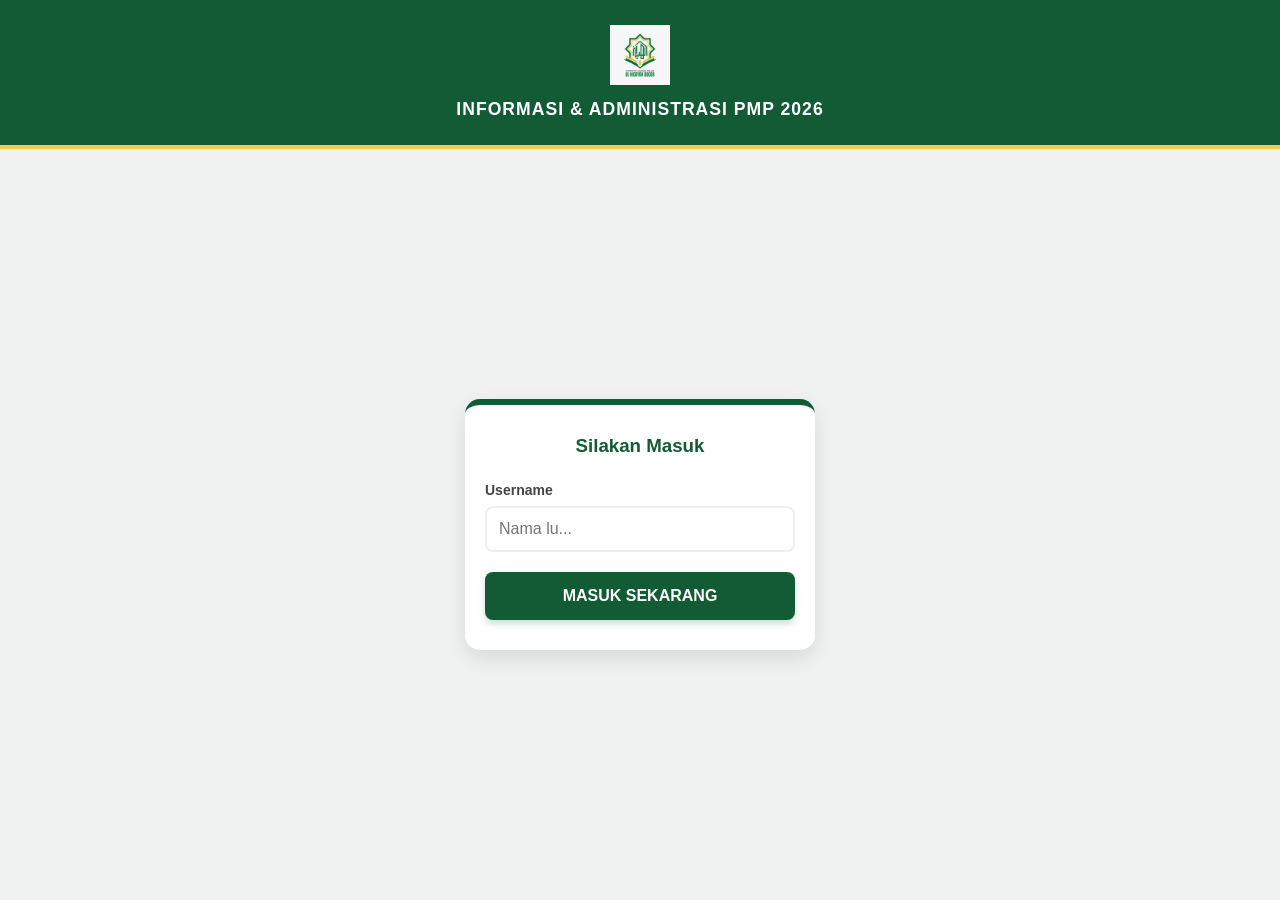
<file: index.html>
<!DOCTYPE html>
<html lang="id">
<head>
    <meta charset="UTF-8">
    <meta name="viewport" content="width=device-width, initial-scale=1.0, maximum-scale=1.0, user-scalable=no">
    <title>Login - PMP 2026</title>
    <style>
        /* RESET TOTAL */
        * {
            margin: 0;
            padding: 0;
            box-sizing: border-box;
        }

        body {
            font-family: -apple-system, BlinkMacSystemFont, "Segoe UI", Roboto, sans-serif;
            background-color: #f0f2f1;
            display: flex;
            flex-direction: column;
            align-items: center;
            min-height: 100vh;
            width: 100%;
            overflow-x: hidden; /* Biar gak bisa geser kanan-kiri di HP */
        }

        /* HEADER RESPONSIVE */
        header {
            background-color: #125B34;
            color: white;
            padding: 25px 15px;
            text-align: center;
            width: 100%;
            border-bottom: 4px solid #F2C94C;
        }

        header img {
            height: 60px;
            margin-bottom: 10px;
            max-width: 100%;
        }

        header h2 {
            font-size: 1.1rem; /* Ukuran font lebih kecil biar gak tumpuk di HP */
            letter-spacing: 1px;
        }

        /* CONTAINER UTAMA */
        main {
            display: flex;
            justify-content: center;
            align-items: center;
            padding: 20px;
            width: 100%;
            flex: 1;
        }

        /* KOTAK LOGIN */
        .login-box {
            background: white;
            padding: 30px 20px;
            border-radius: 15px;
            box-shadow: 0 8px 20px rgba(0,0,0,0.1);
            border-top: 6px solid #125B34;
            width: 100%;
            max-width: 350px;
            text-align: center;
        }

        .login-box h3 {
            color: #125B34;
            margin-bottom: 25px;
        }

        .input-group {
            text-align: left;
            margin-bottom: 20px;
        }

        label {
            display: block;
            font-size: 14px;
            font-weight: bold;
            margin-bottom: 8px;
            color: #444;
        }

        input {
            width: 100%;
            padding: 12px;
            border: 2px solid #eee;
            border-radius: 8px;
            font-size: 16px;
            transition: 0.3s;
            outline: none;
        }

        input:focus {
            border-color: #125B34;
        }

        .btn-masuk {
            display: block;
            background-color: #125B34;
            color: white;
            padding: 15px;
            text-decoration: none;
            border-radius: 8px;
            font-weight: bold;
            font-size: 16px;
            box-shadow: 0 4px 6px rgba(18, 91, 52, 0.2);
            transition: 0.3s;
        }

        .btn-masuk:active {
            transform: scale(0.98);
        }

        /* MATIIN SIDEBAR SECARA TOTAL DI HALAMAN INI */
        nav { display: none !important; }
    </style>
</head>
<body>

    <header>
        <img src="logo_iai.jpg" alt="Logo">
        <h2>INFORMASI & ADMINISTRASI PMP 2026</h2>
    </header>

    <main>
        <div class="login-box">
            <h3>Silakan Masuk</h3>
            
            <div class="input-group">
                <label>Username</label>
                <input type="text" placeholder="Nama lu...">
            </div>
            
            <a href="dashboard.html" class="btn-masuk">MASUK SEKARANG</a>
        </div>
    </main>

</body>
</html>
</file>
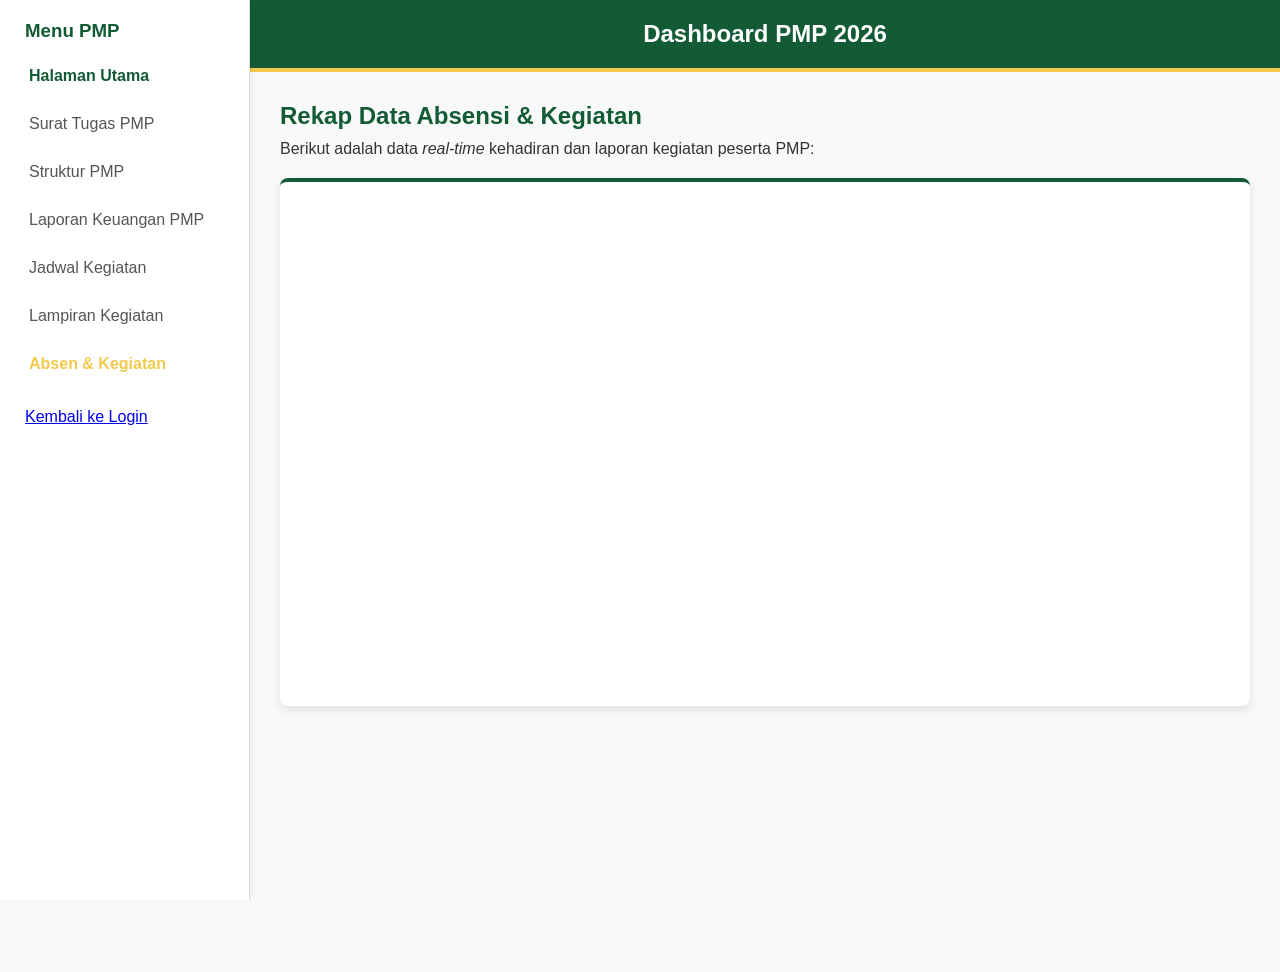
<file: absen.html>
<!DOCTYPE html>
<html lang="id">
<head>
    <link rel="stylesheet" href="style.css">
    <meta charset="UTF-8">
    <meta name="viewport" content="width=device-width, initial-scale=1.0">
    <title>Rekap Absen PMP</title>
</head>
<body>
    
    <!-- 1. SIDEBAR -->
    <nav>
        <h3 style="padding: 0 25px; margin-bottom: 10px; color: #125B34;">Menu PMP</h3>
        <ul>
            <li><a href="dashboard.html" style="font-weight: bold; color: #125B34;">Halaman Utama</a></li>
            <li><a href="surat_tugas.html">Surat Tugas PMP</a></li>
            <li><a href="struktur.html">Struktur PMP</a></li>
            <li><a href="keuangan.html">Laporan Keuangan PMP</a></li>
            <li><a href="jadwal.html">Jadwal Kegiatan</a></li>
            <li><a href="lampiran.html">Lampiran Kegiatan</a></li>
            
            <!-- Menu Absen -->
            <li><a href="absen.html" style="color: #F2C94C; font-weight: bold;">Absen & Kegiatan</a></li>
        </ul>
        
        <div style="padding: 20px 25px;">
            <a href="index.html" class="tombol-nav" style="width: 100%;">Kembali ke Login</a>
        </div>
    </nav>

    <!-- 2. HEADER -->
    <header>
        <h2>Dashboard PMP 2026</h2>
    </header>

    <!-- 3. AREA KONTEN UTAMA -->
    <main>
        <div class="konten-dashboard">
            <h2 style="color: #125B34; margin-bottom: 10px;">Rekap Data Absensi & Kegiatan</h2>
            <p style="margin-bottom: 20px;">Berikut adalah data <em>real-time</em> kehadiran dan laporan kegiatan peserta PMP:</p>

            <!-- KOTAK SPREADSHEET ABSEN -->
            <div style="background-color: white; padding: 10px; border-radius: 8px; box-shadow: 0 4px 10px rgba(0,0,0,0.1); border-top: 4px solid #125B34;">
                
                <!-- GANTI LINK SRC DI BAWAH INI DENGAN LINK SPREADSHEET ABSEN LU -->
                <iframe 
                    src="https://docs.google.com/spreadsheets/d/1chxeT8_68PlNxYWyw4axpvLo4edO0fBk7U7nUwPSUrY/edit?resourcekey=&gid=1397746350#gid=1397746350" 
                    width="100%" 
                    height="500px" 
                    style="border:none; border-radius: 4px;">
                </iframe>
                
            </div>

        </div>
    </main>

</body>
</html>
</file>
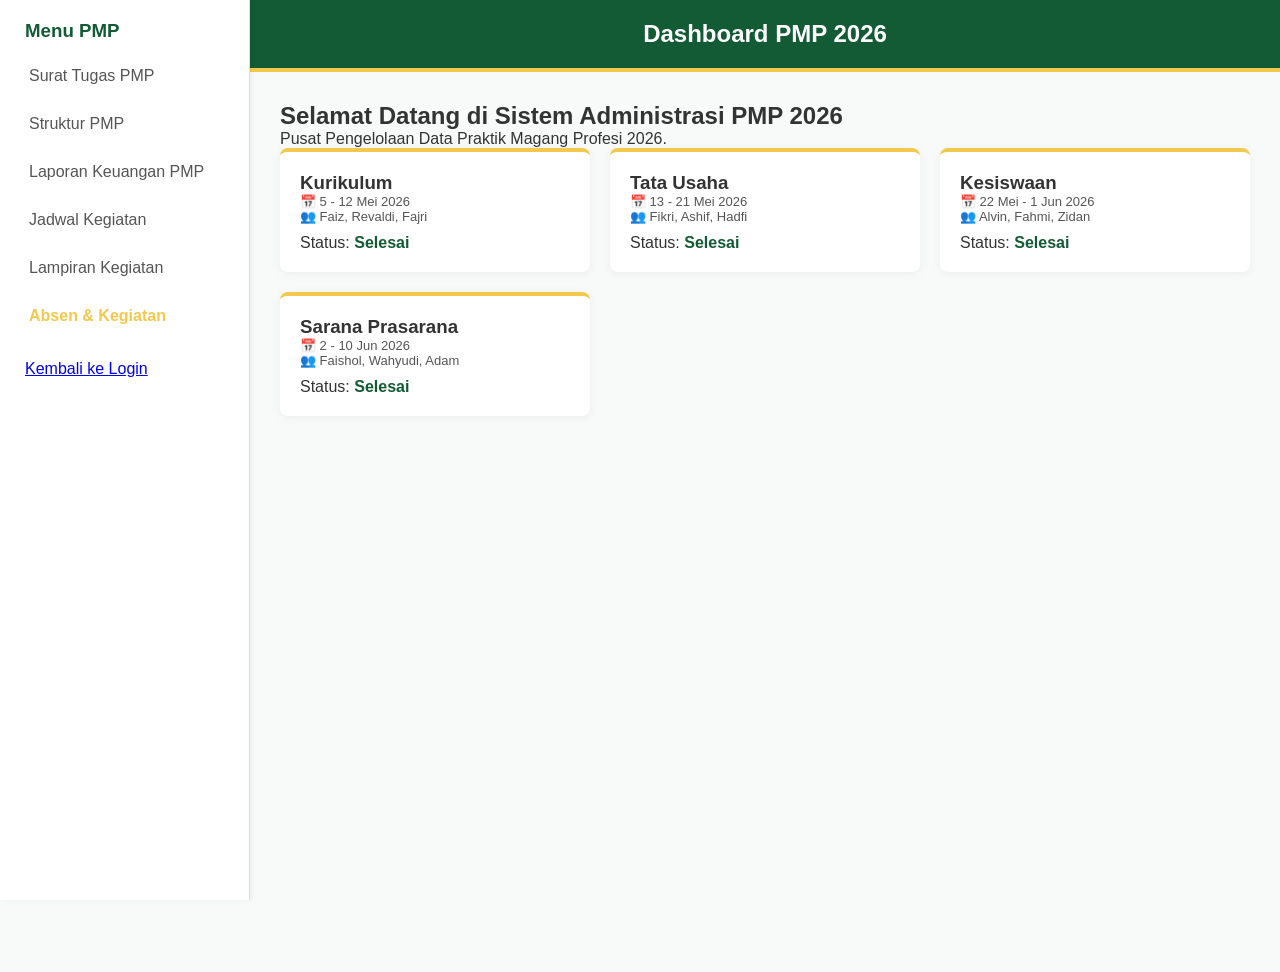
<file: dashboard.html>
<!DOCTYPE html>
<html lang="id">
<head>
    <link rel="stylesheet" href="style.css">
    <meta charset="UTF-8">
    <meta name="viewport" content="width=device-width, initial-scale=1.0">
    <title>Dashboard PMP 2026</title>
</head>
<body>
    
    <!-- SIDEBAR (Menu Kiri) -->
    <nav>
        <h3 style="padding: 0 25px; margin-bottom: 10px; color: #125B34;">Menu PMP</h3>
        <ul>
            <li><a href="surat_tugas.html">Surat Tugas PMP</a></li>
            <li><a href="struktur.html">Struktur PMP</a></li>
            <li><a href="keuangan.html">Laporan Keuangan PMP</a></li>
            <li><a href="jadwal.html">Jadwal Kegiatan</a></li>
            <li><a href="lampiran.html">Lampiran Kegiatan</a></li>
            <li><a href="absen.html" style="color: #F2C94C; font-weight: bold;">Absen & Kegiatan</a></li>
        </ul>
        
        <!-- Tombol kembali gua masukin ke sidebar bawah biar rapi -->
        <div style="padding: 20px 25px;">
            <a href="index.html" class="tombol-nav" style="width: 100%;">Kembali ke Login</a>
        </div>
    </nav>

    <!-- HEADER (Atas) -->
    <header>
        <h2>Dashboard PMP 2026</h2>
    </header>

    <!-- AREA KONTEN UTAMA (Kanan) -->
    <main>
        
        <!-- SEMUA ISI DASHBOARD HARUS DI DALAM SINI -->
        <div class="konten-dashboard">

            <!-- Banner Sambutan -->
            <div class="welcome-banner">
                <h2>Selamat Datang di Sistem Administrasi PMP 2026</h2>
                <p>Pusat Pengelolaan Data Praktik Magang Profesi 2026.</p>
            </div>

            <!-- Kotak-kotak Ringkasan (Cards) -->
          <!-- Kotak-kotak Ringkasan (Cards) -->
<div class="card-container">
    
    <!-- PEKAN 1 -->
    <div class="card">
        <h3>Kurikulum</h3>
        <p style="font-size: 13px; color: #555; margin-bottom: 10px;">📅 5 - 12 Mei 2026<br>👥 Faiz, Revaldi, Fajri</p>
        <p>Status: <strong id="status-kurikulum">Mengecek...</strong></p>
    </div>

    <!-- PEKAN 2 -->
    <div class="card">
        <h3>Tata Usaha</h3>
        <p style="font-size: 13px; color: #555; margin-bottom: 10px;">📅 13 - 21 Mei 2026<br>👥 Fikri, Ashif, Hadfi</p>
        <p>Status: <strong id="status-tu">Mengecek...</strong></p>
    </div>

    <!-- PEKAN 3 -->
    <div class="card">
        <h3>Kesiswaan</h3>
        <p style="font-size: 13px; color: #555; margin-bottom: 10px;">📅 22 Mei - 1 Jun 2026<br>👥 Alvin, Fahmi, Zidan</p>
        <p>Status: <strong id="status-kesiswaan">Mengecek...</strong></p>
    </div>

    <!-- PEKAN 4 -->
    <div class="card">
        <h3>Sarana Prasarana</h3>
        <p style="font-size: 13px; color: #555; margin-bottom: 10px;">📅 2 - 10 Jun 2026<br>👥 Faishol, Wahyudi, Adam</p>
        <p>Status: <strong id="status-sarpas">Mengecek...</strong></p>
    </div>

</div>

        </div>

    </main>

<!-- SCRIPT UNTUK CEK STATUS TANGGAL OTOMATIS -->
<script>
    // Ambil tanggal hari ini dari kalender komputer/HP
    const hariIni = new Date(); 

    // Fungsi canggih buat ngecek rentang tanggal
    function cekStatus(tglMulai, blnMulai, tglSelesai, blnSelesai) {
        // Ingat di Javascript: Bulan Mei = 4, Juni = 5
        const start = new Date(2026, blnMulai, tglMulai);
        const end = new Date(2026, blnSelesai, tglSelesai, 23, 59, 59); // Sampai ujung hari berakhir

        if (hariIni < start) {
            return '<span style="color: gray;">Belum Mulai</span>';
        } else if (hariIni >= start && hariIni <= end) {
            return '<span style="color: #F2C94C; font-weight: 900;">Berjalan</span>'; // Warna Kuning
        } else {
            return '<span style="color: #125B34; font-weight: 900;">Selesai</span>'; // Warna Hijau
        }
    }

    // Eksekusi buat masing-masing Manajemen!
    // Format: (TglMulai, BulanMulai, TglSelesai, BulanSelesai)
    
    // 1. Kurikulum (5 - 12 Mei)
    document.getElementById('status-kurikulum').innerHTML = cekStatus(5, 4, 12, 4);
    
    // 2. Tata Usaha (13 - 21 Mei)
    document.getElementById('status-tu').innerHTML = cekStatus(13, 4, 21, 4);
    
    // 3. Kesiswaan (22 Mei - 1 Juni)
    document.getElementById('status-kesiswaan').innerHTML = cekStatus(22, 4, 1, 5);
    
    // 4. Sarpas (2 - 10 Juni)
    document.getElementById('status-sarpas').innerHTML = cekStatus(2, 5, 10, 5);
</script>

</body>
</html>
</file>
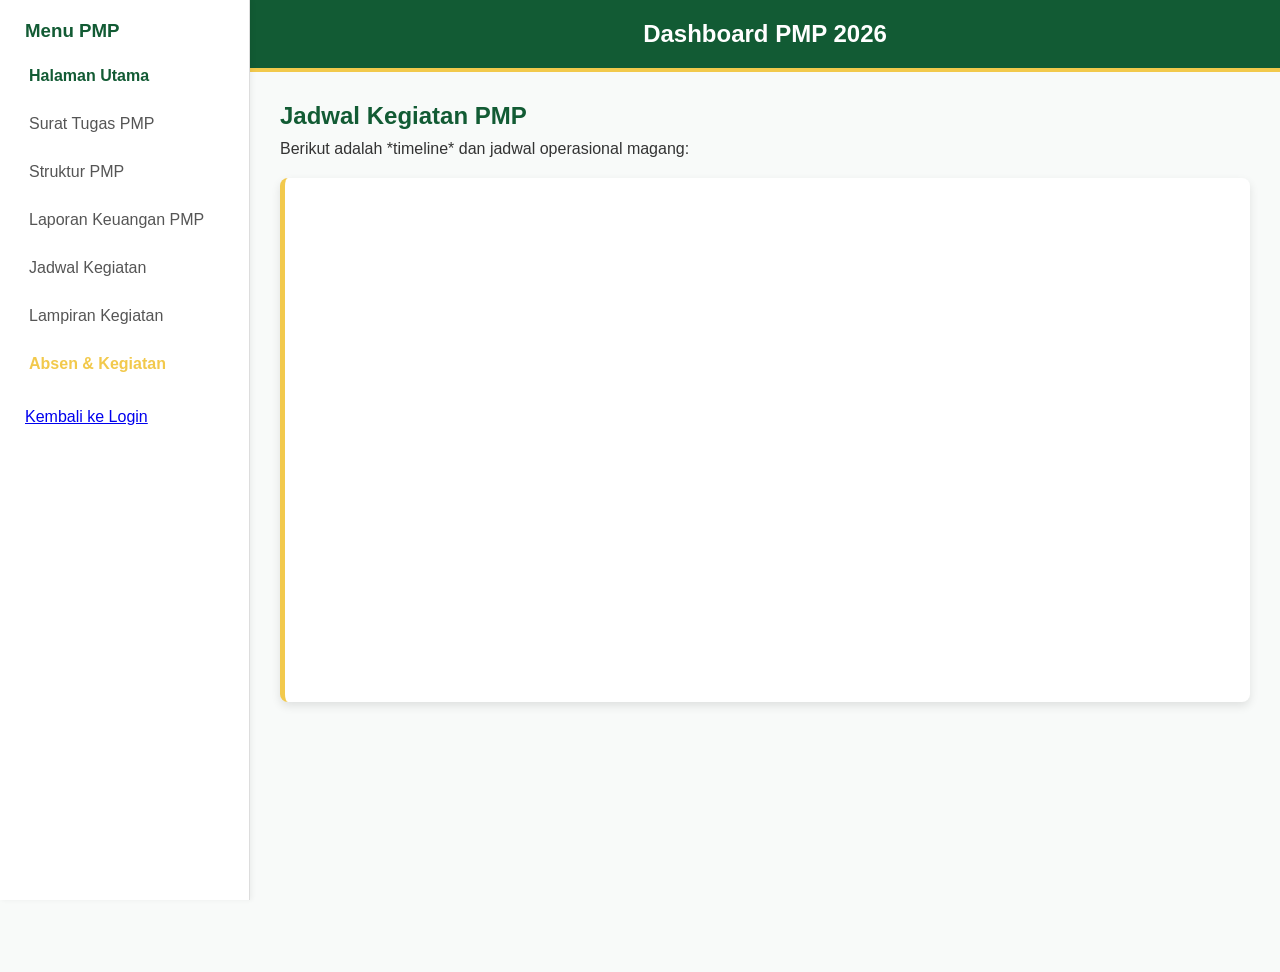
<file: jadwal.html>
<!DOCTYPE html>
<html lang="id">
<head>
    <link rel="stylesheet" href="style.css">
    <meta charset="UTF-8">
    <meta name="viewport" content="width=device-width, initial-scale=1.0">
    <title>Jadwal Kegiatan PMP</title>
</head>
<body>
    
    <!-- 1. SIDEBAR -->
    <nav>
        <h3 style="padding: 0 25px; margin-bottom: 10px; color: #125B34;">Menu PMP</h3>
        <ul>
            <li><a href="dashboard.html" style="font-weight: bold; color: #125B34;">Halaman Utama</a></li>
            <li><a href="surat_tugas.html">Surat Tugas PMP</a></li>
            <li><a href="struktur.html">Struktur PMP</a></li>
            <li><a href="keuangan.html">Laporan Keuangan PMP</a></li>
            <li><a href="jadwal.html">Jadwal Kegiatan</a></li>
            <li><a href="lampiran.html">Lampiran Kegiatan</a></li>
            <li><a href="absen.html" style="color: #F2C94C; font-weight: bold;">Absen & Kegiatan</a></li>
        </ul>
        
        <div style="padding: 20px 25px;">
            <a href="index.html" class="tombol-nav" style="width: 100%;">Kembali ke Login</a>
        </div>
    </nav>

    <!-- 2. HEADER -->
    <header>
        <h2>Dashboard PMP 2026</h2>
    </header>

    <!-- 3. AREA KONTEN UTAMA -->
    <main>
        <div class="konten-dashboard">
            <h2 style="color: #125B34; margin-bottom: 10px;">Jadwal Kegiatan PMP</h2>
            <p style="margin-bottom: 20px;">Berikut adalah *timeline* dan jadwal operasional magang:</p>

            <div style="background-color: white; padding: 10px; border-radius: 8px; box-shadow: 0 4px 10px rgba(0,0,0,0.1); border-left: 5px solid #F2C94C;">
                
                <!-- GANTI LINK SRC DI BAWAH INI DENGAN LINK SHEET JADWAL LU -->
                <iframe 
                    src="https://docs.google.com/spreadsheets/d/1nRq2NkUdrfSbOfeREtevxWF91q8Rfad1otNIkZMEWpQ/edit?hl=id&gid=0#gid=0" 
                    width="100%" 
                    height="500px" 
                    style="border:none; border-radius: 4px;">
                </iframe>
                
            </div>
        </div>
    </main>

</body>
</html>
</file>
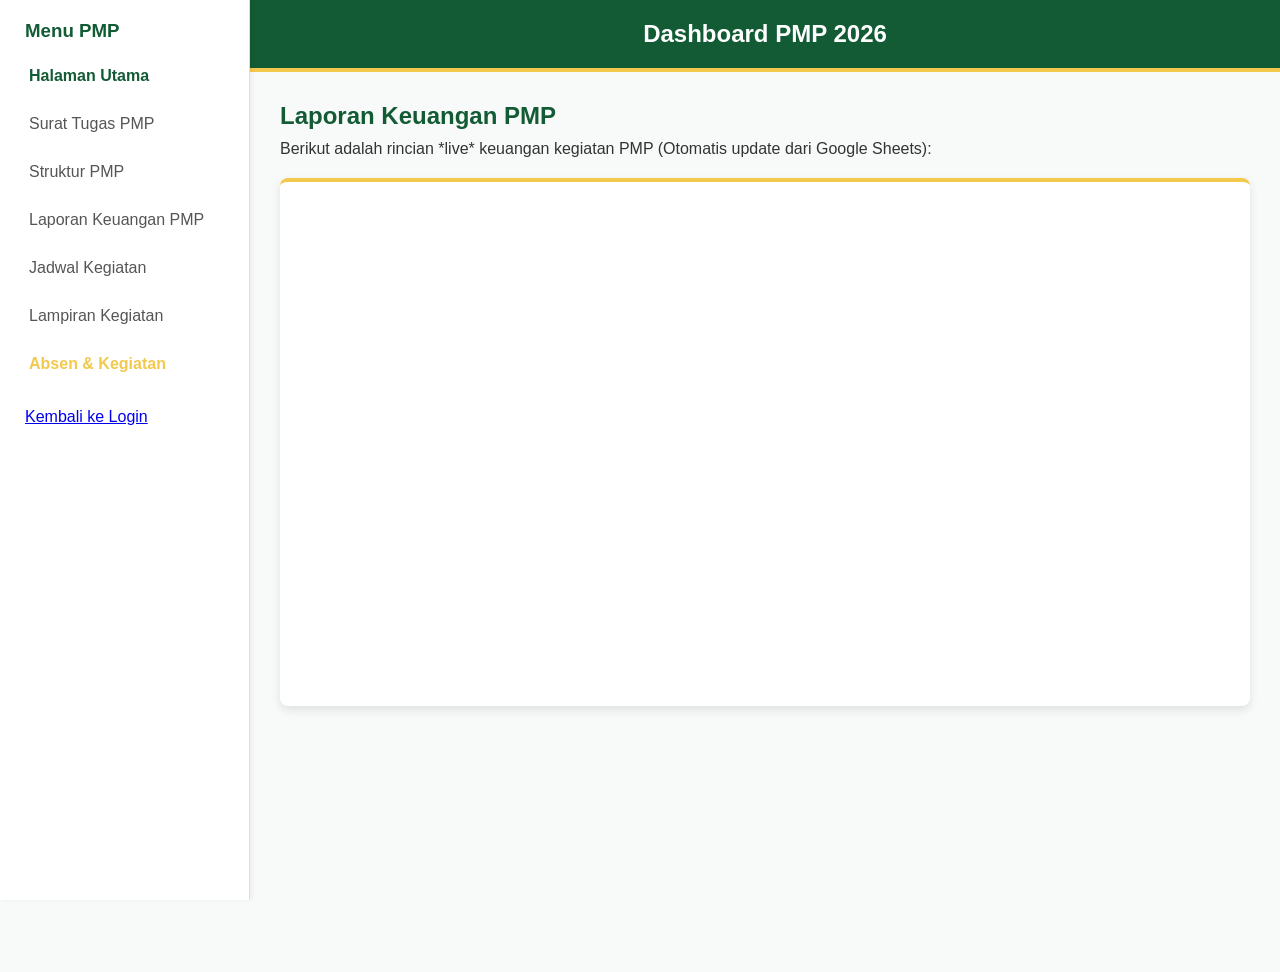
<file: keuangan.html>
<!DOCTYPE html>
<html lang="id">
<head>
    <link rel="stylesheet" href="style.css">
    <meta charset="UTF-8">
    <meta name="viewport" content="width=device-width, initial-scale=1.0">
    <title>Laporan Keuangan PMP</title>
</head>
<body>
    
    <!-- 1. SIDEBAR (Selalu Setia Menemani) -->
    <nav>
        <h3 style="padding: 0 25px; margin-bottom: 10px; color: #125B34;">Menu PMP</h3>
        <ul>
            <li><a href="dashboard.html" style="font-weight: bold; color: #125B34;">Halaman Utama</a></li>
            <li><a href="surat_tugas.html">Surat Tugas PMP</a></li>
            <li><a href="struktur.html">Struktur PMP</a></li>
            <li><a href="keuangan.html">Laporan Keuangan PMP</a></li>
            <li><a href="jadwal.html">Jadwal Kegiatan</a></li>
            <li><a href="lampiran.html">Lampiran Kegiatan</a></li>
            <li><a href="absen.html" style="color: #F2C94C; font-weight: bold;">Absen & Kegiatan</a></li>
        </ul>
        
        <div style="padding: 20px 25px;">
            <a href="index.html" class="tombol-nav" style="width: 100%;">Kembali ke Login</a>
        </div>
    </nav>

    <!-- 2. HEADER -->
    <header>
        <h2>Dashboard PMP 2026</h2>
    </header>

    <!-- 3. AREA KONTEN UTAMA -->
    <main>
        <div class="konten-dashboard">
            <h2 style="color: #125B34; margin-bottom: 10px;">Laporan Keuangan PMP</h2>
            <p style="margin-bottom: 20px;">Berikut adalah rincian *live* keuangan kegiatan PMP (Otomatis update dari Google Sheets):</p>

            <!-- Bungkusan Spreasheet biar rapi dan elegan -->
            <div style="background-color: white; padding: 10px; border-radius: 8px; box-shadow: 0 4px 10px rgba(0,0,0,0.1); border-top: 4px solid #F2C94C;">
                <iframe 
                    src="https://docs.google.com/spreadsheets/d/e/2PACX-1vRvKRNF-PLVal_hdwIm_Rz7pB8-WgrDx7_QtTW949ijtLedjZLmxdCusFE0jyILn8GpkkGgn8EMVi-2/pubhtml" 
                    width="100%" 
                    height="500px" 
                    style="border:none; border-radius: 4px;">
                </iframe>
            </div>
        </div>
    </main>

</body>
</html>
</file>
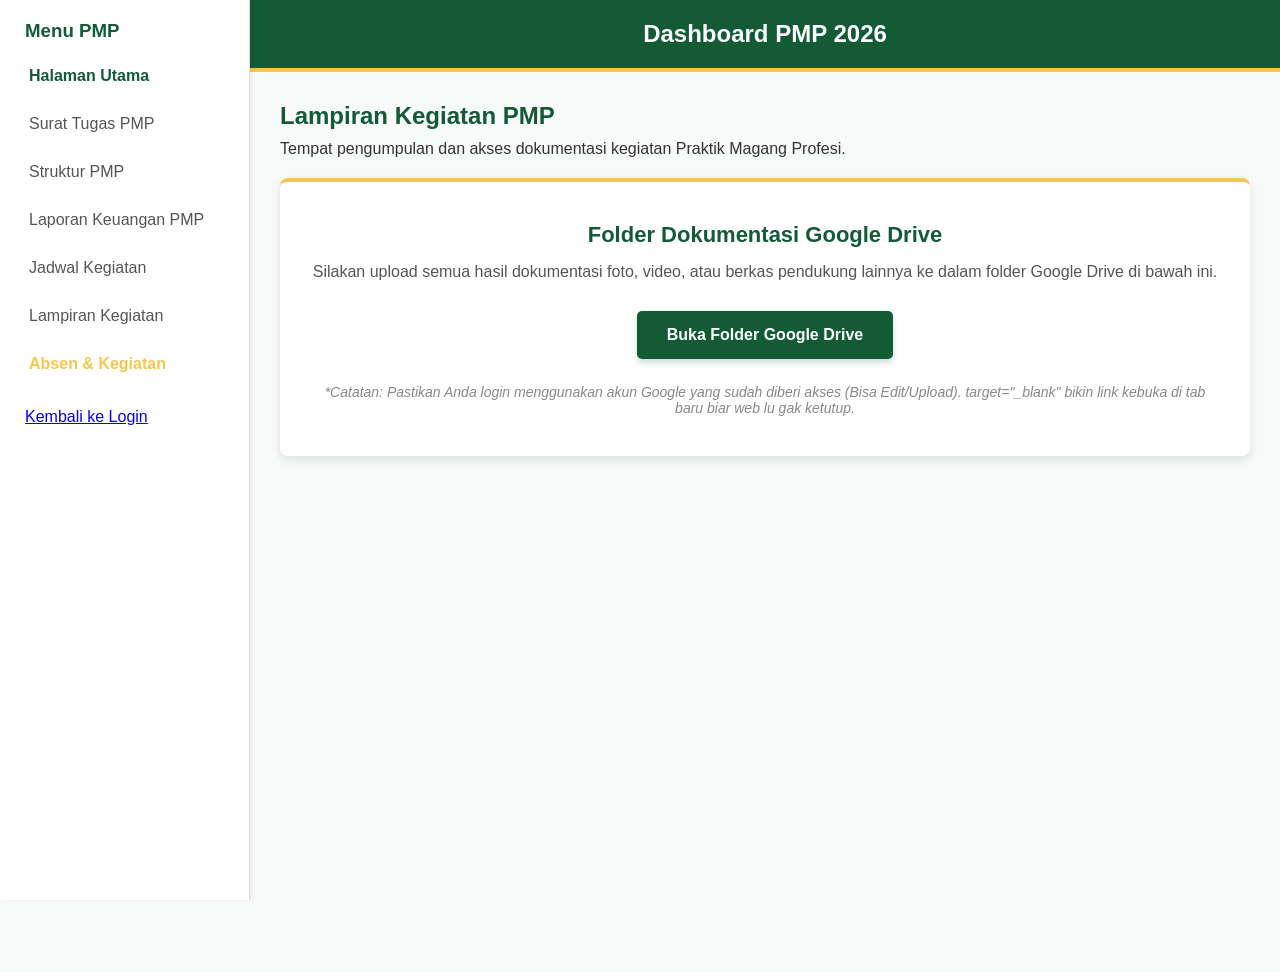
<file: lampiran.html>
<!DOCTYPE html>
<html lang="id">
<head>
    <link rel="stylesheet" href="style.css">
    <meta charset="UTF-8">
    <meta name="viewport" content="width=device-width, initial-scale=1.0">
    <title>Lampiran Kegiatan PMP</title>
</head>
<body>
    
    <!-- 1. SIDEBAR -->
    <nav>
        <h3 style="padding: 0 25px; margin-bottom: 10px; color: #125B34;">Menu PMP</h3>
        <ul>
            <li><a href="dashboard.html" style="font-weight: bold; color: #125B34;">Halaman Utama</a></li>
            <li><a href="surat_tugas.html">Surat Tugas PMP</a></li>
            <li><a href="struktur.html">Struktur PMP</a></li>
            <li><a href="keuangan.html">Laporan Keuangan PMP</a></li>
            <li><a href="jadwal.html">Jadwal Kegiatan</a></li>
            <li><a href="lampiran.html">Lampiran Kegiatan</a></li>
            <li><a href="absen.html" style="color: #F2C94C; font-weight: bold;">Absen & Kegiatan</a></li>
        </ul>
        
        <div style="padding: 20px 25px;">
            <a href="index.html" class="tombol-nav" style="width: 100%;">Kembali ke Login</a>
        </div>
    </nav>

    <!-- 2. HEADER -->
    <header>
        <h2>Dashboard PMP 2026</h2>
    </header>

    <!-- 3. AREA KONTEN UTAMA -->
    <main>
        <div class="konten-dashboard">
            <h2 style="color: #125B34; margin-bottom: 10px;">Lampiran Kegiatan PMP</h2>
            <p style="margin-bottom: 20px;">Tempat pengumpulan dan akses dokumentasi kegiatan Praktik Magang Profesi.</p>

            <!-- KOTAK LINK GOOGLE DRIVE -->
            <div style="background-color: white; padding: 40px 30px; border-radius: 8px; box-shadow: 0 4px 10px rgba(0,0,0,0.1); border-top: 4px solid #F2C94C; text-align: center;">
                
                <h3 style="color: #125B34; margin-bottom: 15px; font-size: 22px;">Folder Dokumentasi Google Drive</h3>
                <p style="margin-bottom: 30px; color: #555; font-size: 16px;">
                    Silakan upload semua hasil dokumentasi foto, video, atau berkas pendukung lainnya ke dalam folder Google Drive di bawah ini.
                </p>

                <!-- GANTI LINK DI BAWAH INI SAMA LINK G-DRIVE LU -->
                <a href="https://drive.google.com/drive/folders/1HRxzOG8G1MzPV9QSiAIXL1vtqVsCF4i8?usp=sharing" target="_blank" style="background-color: #125B34; color: white; padding: 15px 30px; text-decoration: none; border-radius: 5px; font-weight: bold; display: inline-block; transition: 0.3s; font-size: 16px; box-shadow: 0 4px 6px rgba(18, 91, 52, 0.2);">
                    Buka Folder Google Drive
                </a>

                <p style="margin-top: 25px; font-size: 14px; color: #888;">
                    <em>*Catatan: Pastikan Anda login menggunakan akun Google yang sudah diberi akses (Bisa Edit/Upload). target="_blank" bikin link kebuka di tab baru biar web lu gak ketutup.</em>
                </p>

            </div>

        </div>
    </main>

</body>
</html>
</file>
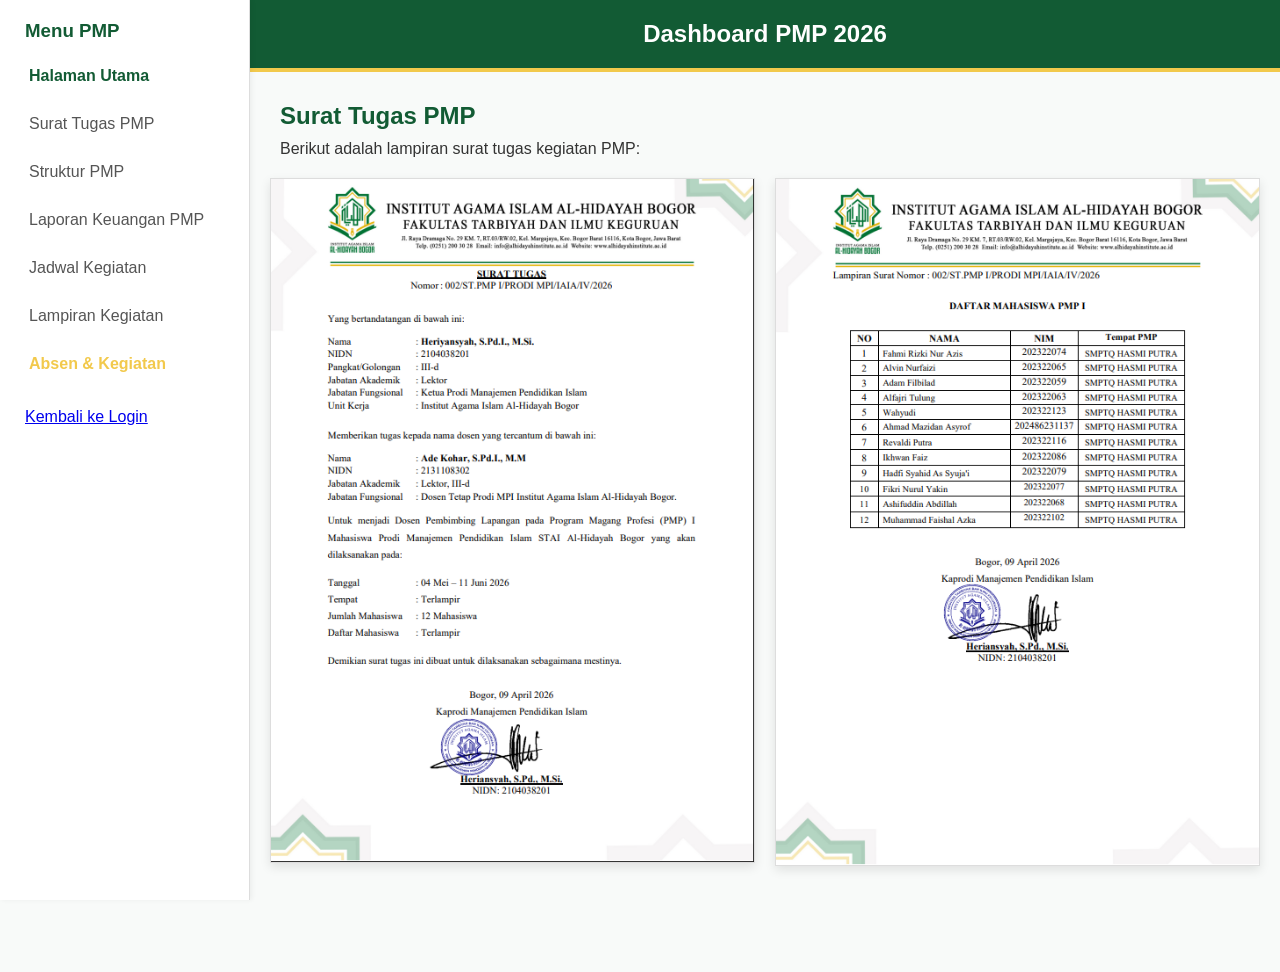
<file: Surat_tugas.html>
<!DOCTYPE html>
<html lang="id">
<head>
    <link rel="stylesheet" href="style.css">
    <meta charset="UTF-8">
    <meta name="viewport" content="width=device-width, initial-scale=1.0">
    <title>Surat Tugas PMP 2026</title>
</head>
<body>
    
    <!-- 1. SIDEBAR (Sama persis kayak di dashboard.html) -->
    <nav>
        <h3 style="padding: 0 25px; margin-bottom: 10px; color: #125B34;">Menu PMP</h3>
        <ul>
            <!-- Tambahan: Link buat balik ke Dashboard awal -->
            <li><a href="dashboard.html" style="font-weight: bold; color: #125B34;">Halaman Utama</a></li>
            
            <li><a href="surat_tugas.html">Surat Tugas PMP</a></li>
            <li><a href="struktur.html">Struktur PMP</a></li>
            <li><a href="keuangan.html">Laporan Keuangan PMP</a></li>
            <li><a href="jadwal.html">Jadwal Kegiatan</a></li>
            <li><a href="lampiran.html">Lampiran Kegiatan</a></li>
            <li><a href="absen.html" style="color: #F2C94C; font-weight: bold;">Absen & Kegiatan</a></li>
        </ul>
        
        <div style="padding: 20px 25px;">
            <a href="index.html" class="tombol-nav" style="width: 100%;">Kembali ke Login</a>
        </div>
    </nav>

    <!-- 2. HEADER (Sama persis kayak di dashboard.html) -->
    <header>
        <h2>Dashboard PMP 2026</h2>
    </header>

    <!-- 3. AREA KONTEN UTAMA (Nah, ini yang BEDA di tiap halaman) -->
   <main>
    <div class="konten-dashboard">
        <h2 style="color: #125B34; margin-bottom: 10px;">Surat Tugas PMP</h2>
        <p style="margin-bottom: 20px;">Berikut adalah lampiran surat tugas kegiatan PMP:</p>
        
        <!-- BUNGKUSAN FLEXBOX BIAR SEBELAHAN -->
        <div style="display: flex; gap: 20px; align-items: flex-start; justify-content: center;">
            
            <!-- Gambar Halaman 1 -->
            <!-- Pastiin src-nya sesuai sama nama file gambar halaman 1 lu -->
            <img src="surat_tugas1.png" alt="Surat Tugas Hal 1" style="width: 50%; border: 1px solid #ddd; box-shadow: 0 4px 10px rgba(0,0,0,0.1);">
            
            <!-- Gambar Halaman 2 -->
            <!-- Pastiin src-nya sesuai sama nama file gambar halaman 2 lu -->
            <img src="surat_tugas2.png" alt="Surat Tugas Hal 2" style="width: 50%; border: 1px solid #ddd; box-shadow: 0 4px 10px rgba(0,0,0,0.1);">
            
        </div>
        
    </div>
</main>

</body>
</html>
</file>
<file: style.css>
/* =========================================
   STYLE DASHBOARD RESPONSIVE (HP & LAPTOP)
========================================= */

* {
    box-sizing: border-box;
    margin: 0;
    padding: 0;
}

body {
    font-family: 'Segoe UI', Tahoma, Geneva, Verdana, sans-serif;
    background-color: #f8faf9; 
    color: #333;
}

/* SIDEBAR DESKTOP */
nav {
    background-color: #ffffff; 
    width: 250px;
    height: 100vh;
    position: fixed;
    top: 0; 
    left: 0; 
    border-right: 1px solid #ddd;
    padding-top: 20px;
    box-shadow: 2px 0 5px rgba(0,0,0,0.05); 
    z-index: 100;
}

nav ul { list-style: none; }

nav ul li a {
    display: block;
    padding: 15px 25px; 
    text-decoration: none;
    color: #555;
    font-weight: 500;
    transition: 0.3s;
    border-left: 4px solid transparent; 
}

nav ul li a:hover {
    background-color: #eaf4ed; 
    color: #125B34; 
    border-left: 4px solid #F2C94C; 
}

/* HEADER DESKTOP */
header {
    background-color: #125B34; 
    color: white;
    padding: 20px;
    text-align: center; 
    border-bottom: 4px solid #F2C94C; 
    margin-left: 250px;
}

/* MAIN CONTENT DESKTOP */
main {
    margin-left: 250px;
    padding: 30px; 
    min-height: 100vh;
}

.card-container {
    display: grid;
    grid-template-columns: repeat(auto-fit, minmax(250px, 1fr));
    gap: 20px;
}

.card {
    background-color: white;
    padding: 20px;
    border-radius: 8px;
    box-shadow: 0 2px 10px rgba(0,0,0,0.05);
    border-top: 4px solid #F2C94C;
}

/* --- JURUS SAKTI BUAT TAMPILAN HP (MOBILE) --- */
@media screen and (max-width: 768px) {
    nav {
        width: 100%;
        height: auto;
        position: relative; /* Sidebar gak nempel di kiri lagi, tapi di atas */
        border-right: none;
        border-bottom: 1px solid #ddd;
        padding-top: 10px;
    }

    nav ul {
        display: flex; /* Menu jadi berjejer ke samping di HP */
        flex-wrap: wrap;
        justify-content: center;
    }

    nav ul li a {
        padding: 10px 15px;
        font-size: 13px;
    }

    header {
        margin-left: 0; /* Header gak usah ngalah sama sidebar lagi */
        font-size: 14px;
    }

    main {
        margin-left: 0; /* Konten utama full layar di HP */
        padding: 15px;
    }

    .card-container {
        grid-template-columns: 1fr; /* Kotak-kotak jadi tumpuk ke bawah di HP */
    }
    
    iframe {
        height: 400px; /* Spreadsheet biar gak ketinggian di HP */
    }
}
</file>
